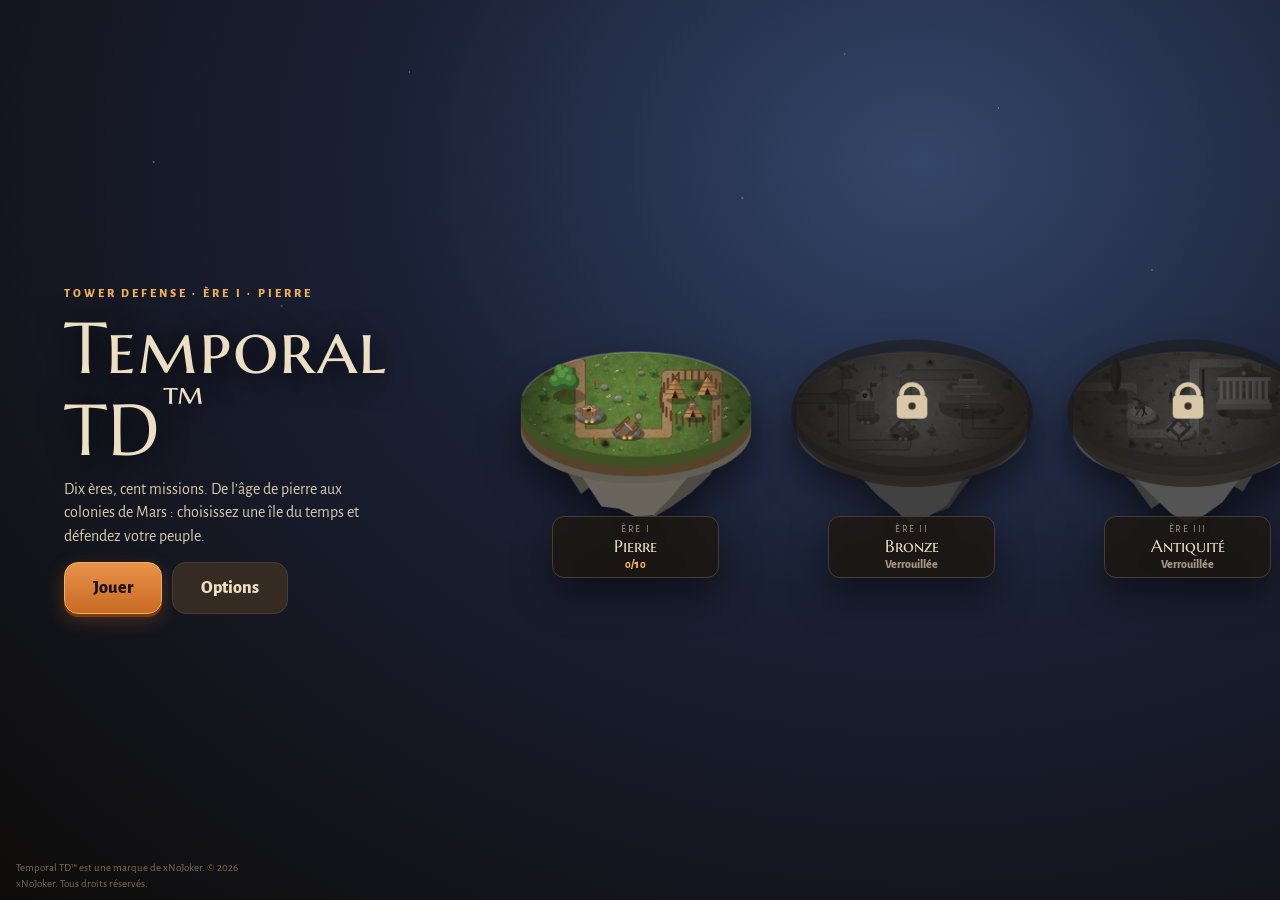
<file: index.html>
<!doctype html>
<html lang="fr">
<head>
<meta charset="utf-8">
<meta name="viewport" content="width=device-width, initial-scale=1, maximum-scale=1, user-scalable=no, viewport-fit=cover">
<meta name="theme-color" content="#15120f">
<meta name="mobile-web-app-capable" content="yes">
<meta name="apple-mobile-web-app-capable" content="yes">
<meta name="apple-mobile-web-app-status-bar-style" content="black-translucent">
<meta name="apple-mobile-web-app-title" content="Temporal TD">
<meta name="description" content="Tower defense : guidez votre peuple de l'âge de pierre à la Renaissance.">
<link rel="manifest" href="manifest.webmanifest">
<link rel="icon" type="image/png" href="icons/icon-192.png">
<link rel="apple-touch-icon" href="icons/apple-touch-icon.png">
<title>Temporal TD</title>
<link rel="stylesheet" href="fonts/fonts.css">
<link rel="preconnect" href="https://fonts.googleapis.com">
<link rel="preconnect" href="https://fonts.gstatic.com" crossorigin>
<link rel="stylesheet" href="https://fonts.googleapis.com/css2?family=Marcellus+SC&family=Alegreya+Sans:wght@400;500;700;800&display=swap">
<style>:root{--night:#15120f;--hide:#241e18;--hide-2:#352b22;--line:#4a3d30;--bone:#ecdfc4;--ash:#a39684;--ochre:#d8803a;--ochre-2:#f2b25c;--blood:#c4492f;--moss:#8fb253;--frost:#8fd3ff;--glass:rgba(24,19,15,.82);--f-display:"Marcellus SC","Trajan Pro",Georgia,serif;--f-body:"Alegreya Sans","Segoe UI",system-ui,sans-serif;--sl:env(safe-area-inset-left,0px);--sr:env(safe-area-inset-right,0px);--st:env(safe-area-inset-top,0px);--sb:env(safe-area-inset-bottom,0px);--side:96px;color-scheme:dark;}[hidden]{display:none!important}*{-webkit-tap-highlight-color:transparent;box-sizing:border-box}html,body{height:100%;margin:0;overflow:hidden;overscroll-behavior:none}body{background:var(--night);color:var(--bone);font-family:var(--f-body);font-size:15px;user-select:none;-webkit-user-select:none;-webkit-touch-callout:none;touch-action:none}button{font:inherit;color:inherit;cursor:pointer;border:0;background:none;padding:0}button:focus-visible{outline:2px solid var(--ochre-2);outline-offset:2px}svg.i{width:22px;height:22px;fill:none;stroke:currentColor;stroke-width:2.2;stroke-linecap:round;stroke-linejoin:round}#probe{position:fixed;visibility:hidden;pointer-events:none;padding:var(--st) var(--sr) var(--sb) var(--sl)}#app{position:fixed;inset:0;overflow:hidden;background:radial-gradient(ellipse at center,#241c14,var(--night) 75%)}#stage{position:absolute;inset:0}#cv{position:absolute;display:block;touch-action:none;filter:saturate(1.18) contrast(1.04);border-radius:6px;box-shadow:0 0 60px #000c}.hbtn{display:inline-flex;align-items:center;justify-content:center;gap:6px;min-height:40px;padding:8px 14px;border-radius:10px;background:var(--hide-2);border:1px solid var(--line);font-weight:800;font-size:15px;white-space:nowrap}.hbtn:hover{border-color:var(--ochre)}.hbtn.primary{background:linear-gradient(#e9934a,#c86a24);color:#1b120a;border-color:var(--ochre-2);box-shadow:0 3px 0 #7a3a10,0 6px 18px #d8803a44}.hbtn.primary:active{transform:translateY(2px);box-shadow:0 1px 0 #7a3a10}.hbtn[disabled]{opacity:.45;cursor:default}.big{min-height:52px;padding:12px 28px;font-size:18px;border-radius:14px}.ibtn{width:44px;height:44px;border-radius:12px;display:grid;place-items:center;background:var(--glass);border:1px solid var(--line);color:var(--bone)}.ibtn:active{transform:scale(.94)}.ibtn.on{border-color:var(--ochre-2);color:var(--ochre-2)}#hud{position:absolute;z-index:3;display:flex;gap:8px;font-variant-numeric:tabular-nums;pointer-events:none}#hud>*{pointer-events:auto}.chip{display:flex;align-items:center;gap:6px;padding:5px 10px;border-radius:999px;background:var(--glass);border:1px solid var(--line);font-weight:800;font-size:16px;line-height:1}.chip svg{width:18px;height:18px;flex:0 0 auto}.chip small{font-size:10px;font-weight:700;letter-spacing:.08em;text-transform:uppercase;color:var(--ash)}.mname{padding:6px 12px;border-radius:12px;background:var(--glass);border:1px solid var(--line);min-width:0}.mname small{display:block;font-size:10px;letter-spacing:.14em;text-transform:uppercase;color:var(--ash);white-space:nowrap;overflow:hidden;text-overflow:ellipsis}.mname span{display:block;font-family:var(--f-display);font-size:15px;white-space:nowrap;overflow:hidden;text-overflow:ellipsis}#bWave{position:relative;width:64px;height:64px;border-radius:50%;display:grid;place-items:center;background:radial-gradient(circle at 35% 30%,#f7b066,#c8601c);color:#1b120a;border:2px solid #ffd28a;box-shadow:0 4px 0 #7a3a10,0 0 24px #d8803a66}#bWave svg{width:26px;height:26px;fill:#1b120a;stroke:none}#bWave:active{transform:translateY(2px)}#bWave[disabled]{filter:grayscale(.8);opacity:.6;box-shadow:none}#bWave .cd{position:absolute;bottom:-6px;left:50%;transform:translateX(-50%);padding:1px 7px;border-radius:999px;background:#1b120a;color:var(--ochre-2);font-size:12px;font-weight:800;white-space:nowrap;border:1px solid var(--ochre)}#bWave .cd:empty{display:none}.hbtns{display:flex;gap:6px}.coin{position:fixed;z-index:30;width:16px;height:16px;border-radius:50%;pointer-events:none;background:radial-gradient(circle at 35% 30%,#fff6c0,#f2b23a 45%,#a8661a);box-shadow:0 0 10px #ffc24a99;border:1px solid #7a4a10}.chip.bump{animation:bump .25s ease-out}@keyframes bump{0%{transform:scale(1)}40%{transform:scale(1.18);border-color:#ffd27a;box-shadow:0 0 14px #ffc24a88}100%{transform:scale(1)}}#bar{position:absolute;z-index:3;display:flex;gap:6px}.tcard{position:relative;display:flex;flex-direction:column;align-items:center;gap:1px;padding:4px;border-radius:12px;background:var(--glass);border:1px solid var(--line);min-width:0}.tcard canvas{width:46px;height:46px;border-radius:9px;background:#2b241c}.tcard span{font-size:12px;font-weight:800;color:var(--ochre-2);font-variant-numeric:tabular-nums;line-height:1.1;white-space:nowrap}.tcard b{display:none}.tcard kbd{position:absolute;top:2px;right:5px;font:700 9px var(--f-body);color:var(--ash)}.tcard.on{border-color:var(--ochre-2);box-shadow:0 0 0 2px var(--ochre-2),0 0 18px #d8803a77;background:#3a2a1a}.tcard.poor span{color:var(--blood)}.tcard.locked{opacity:.38}.tcard.locked span{color:var(--ash);font-size:10px}#app.side #hud{left:var(--sl);top:0;bottom:0;width:var(--side);flex-direction:column;align-items:center;padding:calc(var(--st) + 8px) 6px calc(var(--sb) + 8px)}#app.side .mname{width:100%;text-align:center;padding:5px 6px}#app.side .mname span{font-size:12px}#app.side .chip{width:100%;justify-content:center;padding:5px 6px;font-size:15px}#app.side .chip small{display:none}#app.side #bWave{order:5;margin-top:4px;flex:0 0 auto}#app.side .hbtns{order:6;margin-top:auto!important}#app.side #hud>*{flex-shrink:0}#app.side .hbtns{flex-wrap:wrap;justify-content:center;margin-top:8px}#app.side .hbtns .ibtn{width:40px;height:40px}#app.side #bar{right:var(--sr);top:0;bottom:0;width:var(--side);flex-direction:column;justify-content:center;padding:calc(var(--st) + 6px) 8px calc(var(--sb) + 6px);overflow-y:auto}#app.side .tcard{width:100%;flex:0 1 auto}#app.side #bar{gap:4px;scrollbar-width:none}#app.side #bar::-webkit-scrollbar{display:none}@media (max-height:520px){#app.side .tcard canvas{width:36px;height:36px}#app.side .tcard{padding:3px}#app.side .tcard span{font-size:11px}#app.side .tcard kbd{display:none}#app.side #bar{padding-top:2px;padding-bottom:2px}#app.side .chip{font-size:14px;padding:4px 6px}#app.side .mname{display:none}#app.side #bWave{width:56px;height:56px}}#app.side[data-h=s] #bar,#app.side[data-h=xs] #bar{display:grid;grid-template-columns:1fr 1fr;align-content:center;gap:4px;padding:4px 4px}#app.side[data-h=s] .tcard,#app.side[data-h=xs] .tcard{padding:2px;border-radius:9px}#app.side[data-h=s] .tcard canvas{width:32px;height:32px}#app.side[data-h=xs] .tcard canvas{width:28px;height:28px}#app.side[data-h=s] .tcard span,#app.side[data-h=xs] .tcard span{font-size:12px}#app.side[data-h=s] .tcard span small,#app.side[data-h=xs] .tcard span small{display:none}#app.side[data-h=xs] #hud{gap:4px;padding-top:calc(var(--st) + 4px);padding-bottom:calc(var(--sb) + 4px)}#app.side[data-h=xs] .chip{padding:3px 6px;font-size:13px}#app.side[data-h=xs] .chip svg{width:14px;height:14px}#app.side[data-h=xs] #bWave{width:46px;height:46px}#app.side[data-h=xs] #bWave svg{width:20px;height:20px}#app.side[data-h=xs] #bWave .cd{font-size:10px;bottom:-5px}#app.side[data-h=xs] .hbtns{display:grid;grid-template-columns:repeat(2,34px);gap:4px}#app.side[data-h=xs] .hbtns .ibtn{width:34px;height:34px;border-radius:9px}#app.side[data-h=xs] .hbtns svg.i{width:18px;height:18px}#app.side[data-h=s] .hbtns .ibtn{width:36px;height:36px}#app.stack #hud{left:calc(var(--sl) + 10px);right:calc(var(--sr) + 10px);top:calc(var(--st) + 8px);align-items:center;flex-wrap:nowrap}#app.stack .mname{margin-right:auto;max-width:34vw}#app.stack #bWave{width:52px;height:52px}#app.stack #bar{left:50%;transform:translateX(-50%);bottom:calc(var(--sb) + 8px);max-width:calc(100% - 20px);overflow-x:auto}#app.stack .tcard{flex-direction:row;padding:4px 12px 4px 4px;gap:8px}#app.stack .tcard b{display:block;font-size:13px;color:var(--bone);font-weight:700}#app.stack .tcard div{display:flex;flex-direction:column;align-items:flex-start}#tip{position:absolute;z-index:4;left:50%;transform:translateX(-50%);bottom:calc(var(--sb) + 10px);max-width:min(520px,70vw);padding:8px 14px;border-radius:12px;background:var(--glass);border:1px solid var(--ochre);font-size:13px;line-height:1.3;text-align:center;pointer-events:none}#tip b{color:var(--ochre-2)}#app.stack #tip{bottom:calc(var(--sb) + 84px)}#toast{position:absolute;z-index:4;left:50%;top:calc(var(--st) + 14px);transform:translateX(-50%);pointer-events:none;font-family:var(--f-display);font-size:clamp(20px,4vw,28px);letter-spacing:.06em;text-shadow:0 2px 12px #000,0 0 30px #d8803a88;opacity:0;transition:opacity .4s;text-align:center;white-space:nowrap}#toast.on{opacity:1}#toast small{display:block;font-family:var(--f-body);font-size:13px;letter-spacing:.12em;text-transform:uppercase;color:var(--ochre-2)}#app.stack #toast{top:calc(var(--st) + 70px)}#sel{position:absolute;z-index:5;width:250px;max-width:calc(100% - 24px);max-height:calc(100% - 20px - var(--st) - var(--sb));overflow-y:auto;background:#1d1813f2;border:1px solid var(--line);border-radius:14px;padding:12px;display:flex;flex-direction:column;gap:8px;box-shadow:0 8px 30px #000a;touch-action:pan-y}#app.side #sel{right:calc(var(--side) + var(--sr) + 8px);top:calc(var(--st) + 10px)}#app.stack #sel{right:calc(var(--sr) + 12px);top:calc(var(--st) + 76px)}#sel .shead{display:flex;align-items:flex-start;gap:8px}#sel .shead div{flex:1;min-width:0}#sel h3{margin:0;font-family:var(--f-display);font-weight:400;font-size:18px;line-height:1.1}#sel .lv{font-size:11px;letter-spacing:.12em;text-transform:uppercase;color:var(--ochre-2)}#sel .ibtn{width:32px;height:32px;border-radius:9px;flex:0 0 auto}#sel dl{margin:0;display:grid;grid-template-columns:auto 1fr;gap:2px 10px;font-size:13px;font-variant-numeric:tabular-nums}#sel dt{color:var(--ash)}#sel dd{margin:0;text-align:right;font-weight:700}#sel dd em{font-style:normal;color:var(--moss)}#sel .row{display:flex;gap:6px}#sel .row .hbtn{flex:1;font-size:13px;padding:6px 8px;min-height:38px}#sel .desc{font-size:12px;color:var(--ash);margin:0;line-height:1.3}.abil{display:flex;flex-direction:column;gap:4px;padding:8px;border-radius:10px;background:#2a2119;border:1px solid #5a4630}.abh{display:flex;justify-content:space-between;align-items:baseline;gap:8px}.abh b{font-family:var(--f-display);font-weight:400;font-size:14px;color:var(--ochre-2)}.abh span{font-size:11px;letter-spacing:.1em;color:var(--ochre-2);font-weight:800}.abil p{margin:0;font-size:12px;line-height:1.3}.abil .anext{color:var(--moss)}.abil .anext:empty{display:none}.hbtn.ab{background:#4a3520;border-color:var(--ochre);font-size:13px;min-height:36px}#sTarget{font-size:13px;min-height:36px}.screen{position:absolute;inset:0;z-index:10;overflow:auto;touch-action:pan-x pan-y;-webkit-overflow-scrolling:touch}#title{display:grid;grid-template-columns:minmax(260px,36%) 1fr;align-items:center;background:radial-gradient(ellipse at 72% 18%,#34466a 0%,#1a2034 42%,#0e0c0a 100%);overflow:hidden}#title .sky{position:absolute;inset:0;pointer-events:none;opacity:.8;background-image:radial-gradient(1.5px 1.5px at 12% 18%,#fff8,transparent),radial-gradient(1px 1px at 32% 8%,#fff9,transparent),radial-gradient(1.5px 1.5px at 58% 22%,#fff7,transparent),radial-gradient(1px 1px at 78% 12%,#fffa,transparent),radial-gradient(1.5px 1.5px at 90% 30%,#fff6,transparent),radial-gradient(1px 1px at 45% 40%,#fff5,transparent),radial-gradient(1px 1px at 66% 6%,#fff9,transparent),radial-gradient(1.5px 1.5px at 22% 34%,#fff6,transparent)}.tinner{position:relative;padding:calc(var(--st) + 24px) 12px calc(var(--sb) + 24px) calc(var(--sl) + clamp(20px,5vw,64px));display:flex;flex-direction:column;gap:14px;z-index:1}.eyebrow{font-size:12px;letter-spacing:.24em;text-transform:uppercase;color:var(--ochre-2);font-weight:800}#title h1{margin:0;font-family:var(--f-display);font-weight:400;font-size:clamp(36px,5.6vw,72px);line-height:.95;letter-spacing:.02em;text-shadow:0 4px 30px #000}#title p{margin:0;font-size:16px;line-height:1.45;color:#d9cbb0;max-width:40ch}.cta{display:flex;gap:10px;flex-wrap:wrap}.dioramas{position:relative;z-index:1;display:flex;align-items:center;gap:6px;overflow-x:auto;scroll-snap-type:x mandatory;padding:20px 40px calc(var(--sb) + 36px);scrollbar-width:none;height:100%}.dioramas::-webkit-scrollbar{display:none}.dio{flex:0 0 auto;width:clamp(170px,23vw,270px);scroll-snap-align:center;display:flex;flex-direction:column;align-items:center;gap:2px;animation:float 6s ease-in-out infinite;filter:drop-shadow(0 18px 18px #0008);transition:transform .2s}.dio canvas{width:100%;height:auto;display:block}.dio:hover:not(.locked),.dio:focus-visible{transform:scale(1.05);filter:drop-shadow(0 0 22px #f2b25c66) drop-shadow(0 18px 18px #0008)}.dio .dlabel{display:flex;flex-direction:column;align-items:center;margin-top:-18px;padding:6px 14px;border-radius:12px;background:#1d1813d9;border:1px solid var(--line);min-width:62%}.dio .dlabel small{font-size:10px;letter-spacing:.16em;text-transform:uppercase;color:var(--ash)}.dio .dlabel b{font-family:var(--f-display);font-weight:400;font-size:17px;white-space:nowrap}.dio .dlabel em{font-style:normal;font-size:12px;font-weight:800;color:var(--ochre-2);font-variant-numeric:tabular-nums}.dio.locked{cursor:default}.dio.locked .dlabel em{color:var(--ash)}@keyframes float{0%,100%{translate:0 -6px}50%{translate:0 6px}}#title .legal{position:absolute;left:calc(var(--sl) + 16px);bottom:calc(var(--sb) + 8px);margin:0;font-size:11px;color:#a39684b0;z-index:2}.era.now{border-top-color:var(--ochre)}.era.now small{color:var(--ochre-2)}.era.off{opacity:.45}#eras{background:radial-gradient(ellipse at 30% 0%,#3a2a1a 0%,#15120f 65%);padding:calc(var(--st) + 16px) calc(var(--sr) + 16px) calc(var(--sb) + 16px) calc(var(--sl) + 16px)}.ewrap{max-width:1100px;margin:0 auto;display:flex;flex-direction:column;gap:14px}.ehead{display:flex;align-items:center;gap:14px}.ehead>div{flex:1;min-width:0}.ehead h2{margin:0;font-family:var(--f-display);font-weight:400;font-size:clamp(26px,4.5vw,42px);line-height:1}.ehead p{margin:4px 0 0;color:var(--ash);max-width:70ch;font-size:14px}.etabs{display:flex;gap:8px;overflow-x:auto;padding-bottom:2px;scrollbar-width:none}.etab{flex:1 0 120px;display:flex;flex-direction:column;gap:1px;padding:8px 12px;border-radius:12px;background:var(--hide);border:1px solid var(--line);text-align:left}.etab span{font-size:10px;letter-spacing:.14em;text-transform:uppercase;color:var(--ash)}.etab b{font-family:var(--f-display);font-weight:400;font-size:17px;white-space:nowrap}.etab small{font-size:12px;color:var(--ochre-2);font-variant-numeric:tabular-nums}.etab.on{border-color:var(--ochre-2);background:var(--hide-2);box-shadow:0 0 0 1px var(--ochre-2)}.etab.locked{opacity:.4}.etab.locked small{color:var(--ash)}.mgrid{display:grid;grid-template-columns:repeat(5,minmax(0,1fr));gap:10px}.mcard{display:flex;flex-direction:column;border-radius:12px;overflow:hidden;background:var(--hide);border:1px solid var(--line);text-align:left;transition:transform .15s,border-color .15s;min-width:0}.mcard canvas{width:100%;aspect-ratio:20/12;display:block;background:#222}.mcard .mb{padding:6px 10px 10px;display:flex;flex-direction:column;gap:2px}.mcard .num{font-size:10px;letter-spacing:.14em;text-transform:uppercase;color:var(--ash)}.mcard b{font-family:var(--f-display);font-weight:400;font-size:15px;line-height:1.15}.stars{color:var(--ochre-2);letter-spacing:2px;font-size:14px}.stars i{font-style:normal;color:#5a4c3d}.mcard:active:not(.locked){transform:scale(.97)}.mcard.locked{opacity:.4}.mcard.next{border-color:var(--ochre);box-shadow:0 0 22px #d8803a44}.nextera{display:flex;gap:14px;align-items:center;padding:14px;border-radius:12px;border:1px dashed var(--line);background:#1b1612;text-align:left;width:100%}.nextera .ico{width:52px;height:52px;flex:0 0 auto;border-radius:50%;display:grid;place-items:center;background:radial-gradient(circle,#b9874a,#5a3a1c);color:#1b120a;font-family:var(--f-display);font-size:22px}.nextera.open{border-style:solid;border-color:var(--ochre)}.nextera div{min-width:0;flex:1}.nextera b{font-family:var(--f-display);font-weight:400;font-size:19px}.nextera p{margin:2px 0 0;color:var(--ash);font-size:14px}#modal{z-index:20;display:grid;place-items:center;background:#0b0907d0;padding:calc(var(--st) + 12px) 12px calc(var(--sb) + 12px)}.mbox{background:var(--hide);border:1px solid var(--line);border-radius:18px;padding:22px;max-width:460px;width:100%;max-height:100%;overflow:auto;text-align:center;display:flex;flex-direction:column;gap:12px;box-shadow:0 20px 80px #000}.mbox h2{margin:0;font-family:var(--f-display);font-weight:400;font-size:30px;line-height:1.05}.mbox p{margin:0;color:#d9cbb0;line-height:1.4}.mbox .stars{font-size:32px}.mbox .cta{justify-content:center}.menu{display:flex;flex-direction:column;gap:8px}.menu .hbtn{width:100%}.toggles{display:grid;grid-template-columns:1fr 1fr;gap:8px}#rotate{position:fixed;inset:0;z-index:50;display:none;flex-direction:column;align-items:center;justify-content:center;gap:16px;background:var(--night);text-align:center;padding:24px}#rotate svg{width:72px;height:72px;stroke:var(--ochre-2);animation:rot 2.4s ease-in-out infinite}#rotate b{font-family:var(--f-display);font-weight:400;font-size:26px}#rotate p{margin:0;color:var(--ash)}@keyframes rot{0%,30%{transform:rotate(0)}60%,100%{transform:rotate(-90deg)}}@media (orientation:portrait) and (max-width:820px){#rotate{display:flex}}@media (max-height:520px){#title{grid-template-columns:minmax(220px,34%) 1fr}#title h1{font-size:clamp(28px,5vw,46px)}#title p{font-size:13px}.dio{width:clamp(140px,21vw,200px)}.dio .dlabel b{font-size:14px}.dioramas{padding:10px 20px calc(var(--sb) + 26px)}.tinner{gap:10px}.timeline{display:none}.big{min-height:46px;padding:10px 22px;font-size:16px}.ehead p{display:none}.ehead h2{font-size:24px}.ewrap{gap:8px}#eras{padding-top:calc(var(--st) + 8px)}.eyebrow{font-size:10px}.etab span{display:none}.etab small{font-size:11px}.mcard .mb{padding:4px 8px 6px}.mcard b{font-size:13px}.mcard .num{font-size:9px}.stars{font-size:12px}.nextera{padding:8px}.nextera .ico{width:40px;height:40px;font-size:18px}.nextera b{font-size:16px}.nextera p{font-size:12px}.mgrid{grid-auto-flow:column;grid-template-columns:none;grid-auto-columns:minmax(150px,19%);overflow-x:auto;scroll-snap-type:x mandatory;padding-bottom:4px}.mcard{scroll-snap-align:start}.etab{padding:5px 10px;flex-basis:96px}.etab b{font-size:14px}.mbox{padding:16px;gap:8px}.mbox h2{font-size:24px}.mbox p{font-size:14px}#sel{width:230px;padding:10px;gap:6px}}@media (max-width:700px) and (min-height:521px){.mgrid{grid-template-columns:repeat(2,minmax(0,1fr))}}@media (prefers-reduced-motion:reduce){.dio{animation:none}.mcard{transition:none}#rotate svg{animation:none}}</style>
</head>
<body>
<svg width="0" height="0" style="position:absolute">
  <symbol id="i-play" viewBox="0 0 24 24"><path d="M7 4.5v15l13-7.5z"/></symbol>
  <symbol id="i-pause" viewBox="0 0 24 24"><path d="M8 5v14M16 5v14"/></symbol>
  <symbol id="i-fast" viewBox="0 0 24 24"><path d="M4 6l7 6-7 6zM13 6l7 6-7 6z"/></symbol>
  <symbol id="i-menu" viewBox="0 0 24 24"><path d="M4 7h16M4 12h16M4 17h16"/></symbol>
  <symbol id="i-close" viewBox="0 0 24 24"><path d="M6 6l12 12M18 6L6 18"/></symbol>
  <symbol id="i-back" viewBox="0 0 24 24"><path d="M15 5l-7 7 7 7"/></symbol>
  <symbol id="i-phone" viewBox="0 0 24 24"><rect x="7" y="2" width="10" height="20" rx="2"/><path d="M11 18h2"/></symbol>
</svg>
<div id="probe"></div>
<div id="app" class="side">
  <main id="stage">
    <canvas id="cv" width="1280" height="768"></canvas>
    <div id="toast"></div>
    <div id="tip" hidden></div>
    <aside id="sel" hidden>
      <div class="shead"><div><div class="lv" id="sLv">Niveau 1</div><h3 id="sName">Frondeur</h3></div><button class="ibtn" id="sClose" aria-label="Fermer"><svg class="i"><use href="#i-close"/></svg></button></div>
      <p class="desc" id="sDesc"></p>
      <dl id="sStats"></dl>
      <div class="abil" id="sAbil">
        <div class="abh"><b id="aName">Capacité</b><span id="aRank"></span></div>
        <p id="aDesc"></p>
        <p class="anext" id="aNext"></p>
        <button class="hbtn ab" id="sAb">Apprendre</button>
      </div>
      <button class="hbtn" id="sTarget">Cible : premier</button>
      <div class="row"><button class="hbtn primary" id="sUp">Améliorer</button><button class="hbtn" id="sSell">Vendre</button></div>
    </aside>
  </main>
  <header id="hud" hidden>
    <div class="mname"><small id="hEra">Pierre · Mission 1</small><span id="hName">—</span></div>
    <div class="chip" title="Monnaie"><svg viewBox="0 0 20 20"><path d="M10 1 17 8 13 19 5 17 3 7Z" fill="#e8c86a" stroke="#8a6a24"/><path d="M10 1 9 9 13 19M9 9 3 7" stroke="#a8862e" fill="none"/></svg><span id="hGold">0</span><small id="hMoney">silex</small></div>
    <div class="chip" title="Population"><svg viewBox="0 0 20 20"><path d="M10 18s-7-4.5-7-9.5A4 4 0 0 1 10 6a4 4 0 0 1 7 2.5C17 13.5 10 18 10 18z" fill="#e0533a"/></svg><span id="hLives">20</span><small id="hPeople">tribu</small></div>
    <div class="chip" title="Vague"><svg viewBox="0 0 20 20"><path d="M4 18V3l11 4-11 4" fill="#8fd3ff" stroke="#3a6a8a"/></svg><span id="hWave">0/0</span></div>
    <div class="hbtns">
      <button class="ibtn" id="bSpeed" aria-label="Vitesse"><svg class="i"><use href="#i-fast"/></svg></button>
      <button class="ibtn" id="bPause" aria-label="Pause"><svg class="i"><use href="#i-pause"/></svg></button>
      <button class="ibtn" id="bMenu" aria-label="Menu"><svg class="i"><use href="#i-menu"/></svg></button>
    </div>
    <button id="bWave" aria-label="Lancer la vague"><svg><use href="#i-play"/></svg><span class="cd" id="bWaveCd"></span></button>
  </header>
  <nav id="bar" hidden></nav>
  <section id="title" class="screen">
    <div class="sky" aria-hidden="true"></div>
    <div class="tinner">
      <div class="eyebrow" id="tEyebrow">Tower defense · Ère I</div>
      <h1>Temporal TD<sup class="tm">™</sup></h1>
      <p>Dix ères, cent missions. De l’âge de pierre aux colonies de Mars : choisissez une île du temps et défendez votre peuple.</p>
      <div class="cta"><button class="hbtn primary big" id="bPlay">Jouer</button><button class="hbtn big" id="bOptions">Options</button><button class="hbtn big" id="bInstall" hidden>Installer l’appli</button></div>
    </div>
    <div class="dioramas" id="dioramas"></div>
    <p class="legal">Temporal TD™ est une marque de xNoJoker. © 2026 xNoJoker. Tous droits réservés.</p>
  </section>
  <section id="eras" class="screen" hidden>
    <div class="ewrap">
      <div class="ehead">
        <button class="ibtn" id="bBack" aria-label="Accueil"><svg class="i"><use href="#i-back"/></svg></button>
        <div><div class="eyebrow" id="eEyebrow">Chapitre I</div><h2 id="eTitle">L'Âge de Pierre</h2><p id="eDesc"></p></div>
      </div>
      <div class="etabs" id="etabs"></div>
      <div class="mgrid" id="mgrid"></div>
      <button class="nextera" id="nextEra">
        <span class="ico" id="nextIco">II</span>
        <div><b id="nextName">L'Âge du Bronze</b><p id="nextTxt">Terminez la mission 10 pour faire entrer votre peuple dans l'ère suivante.</p></div>
      </button>
    </div>
  </section>
  <div id="modal" class="screen" hidden><div class="mbox" id="mbox"></div></div>
</div>
<div id="rotate"><svg class="i"><use href="#i-phone"/></svg><b>Tournez votre appareil</b><p>Temporal TD se joue en mode paysage.</p></div>
<script src="game.min.js"></script>
<script>if('serviceWorker'in navigator&&location.protocol==='https:'&&window.self===window.top&&!window.Capacitor){addEventListener('load',()=>navigator.serviceWorker.register('sw.js').catch(()=>{}));}</script>
</body>
</html>
</file>
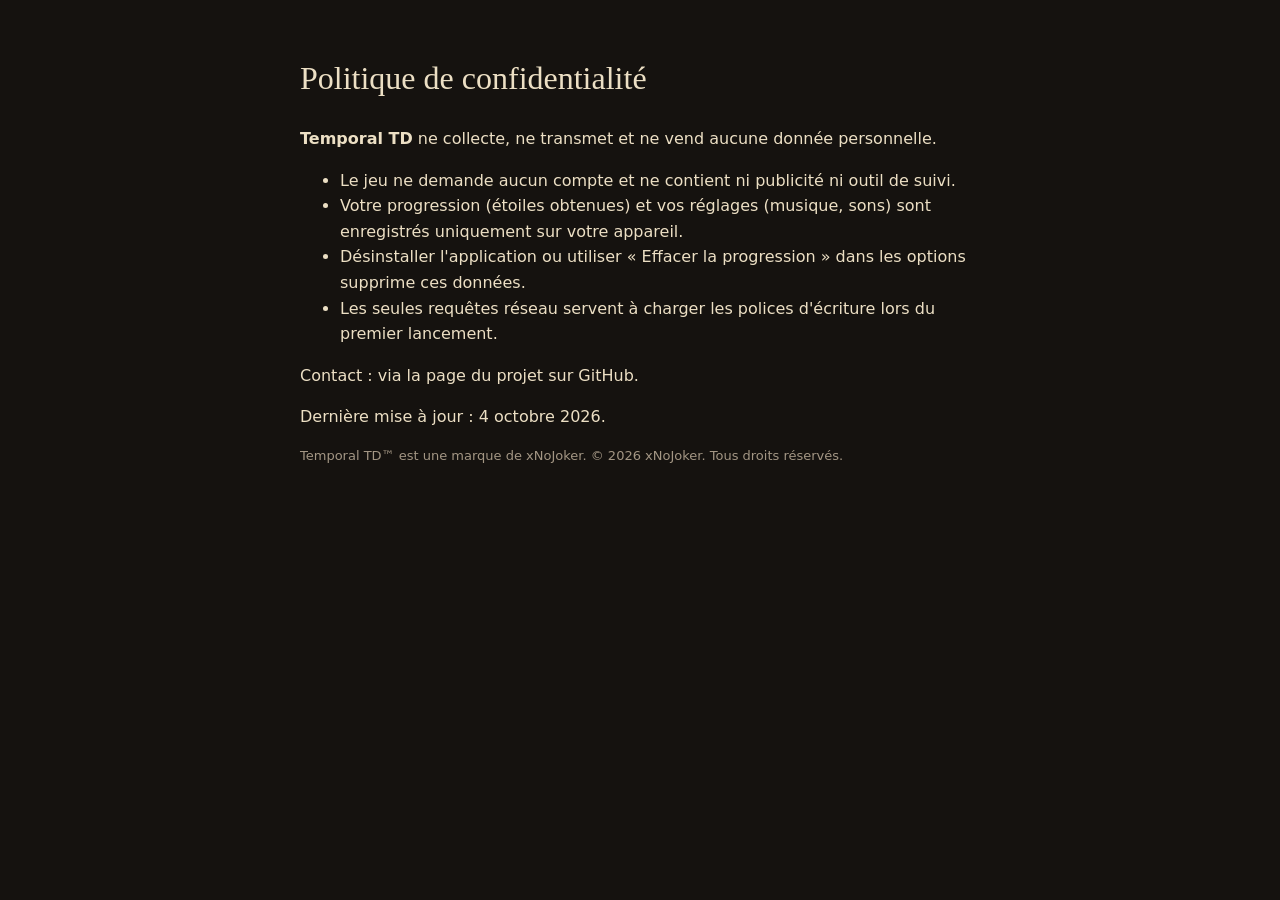
<file: confidentialite.html>
<!doctype html>
<html lang="fr"><head><meta charset="utf-8"><meta name="viewport" content="width=device-width, initial-scale=1">
<title>Confidentialité · Temporal TD</title>
<style>body{margin:0;background:#15120f;color:#ecdfc4;font:16px/1.6 "Segoe UI",system-ui,sans-serif}main{max-width:680px;margin:0 auto;padding:32px 20px}h1{font-family:Georgia,serif;font-weight:400}a{color:#f2b25c}</style></head>
<body><main>
<h1>Politique de confidentialité</h1>
<p><strong>Temporal TD</strong> ne collecte, ne transmet et ne vend aucune donnée personnelle.</p>
<ul>
<li>Le jeu ne demande aucun compte et ne contient ni publicité ni outil de suivi.</li>
<li>Votre progression (étoiles obtenues) et vos réglages (musique, sons) sont enregistrés uniquement sur votre appareil.</li>
<li>Désinstaller l'application ou utiliser « Effacer la progression » dans les options supprime ces données.</li>
<li>Les seules requêtes réseau servent à charger les polices d'écriture lors du premier lancement.</li>
</ul>
<p>Contact : via la page du projet sur GitHub.</p>
<p>Dernière mise à jour : 4 octobre 2026.</p>
<p style="font-size:13px;color:#a39684">Temporal TD™ est une marque de xNoJoker. © 2026 xNoJoker. Tous droits réservés.</p>
</main></body></html>
</file>
<file: fonts/fonts.css>
/* Polices sous licence SIL Open Font License (Marcellus SC, Alegreya Sans) */
@font-face {
  font-family: 'Alegreya Sans';
  font-style: normal;
  font-weight: 400;
  font-display: swap;
  src: url(AlegreyaSans-400-latin-ext.woff2) format('woff2');
  unicode-range: U+0100-02BA, U+02BD-02C5, U+02C7-02CC, U+02CE-02D7, U+02DD-02FF, U+0304, U+0308, U+0329, U+1D00-1DBF, U+1E00-1E9F, U+1EF2-1EFF, U+2020, U+20A0-20AB, U+20AD-20C0, U+2113, U+2C60-2C7F, U+A720-A7FF;
}
@font-face {
  font-family: 'Alegreya Sans';
  font-style: normal;
  font-weight: 400;
  font-display: swap;
  src: url(AlegreyaSans-400-latin.woff2) format('woff2');
  unicode-range: U+0000-00FF, U+0131, U+0152-0153, U+02BB-02BC, U+02C6, U+02DA, U+02DC, U+0304, U+0308, U+0329, U+2000-206F, U+20AC, U+2122, U+2191, U+2193, U+2212, U+2215, U+FEFF, U+FFFD;
}
@font-face {
  font-family: 'Alegreya Sans';
  font-style: normal;
  font-weight: 500;
  font-display: swap;
  src: url(AlegreyaSans-500-latin-ext.woff2) format('woff2');
  unicode-range: U+0100-02BA, U+02BD-02C5, U+02C7-02CC, U+02CE-02D7, U+02DD-02FF, U+0304, U+0308, U+0329, U+1D00-1DBF, U+1E00-1E9F, U+1EF2-1EFF, U+2020, U+20A0-20AB, U+20AD-20C0, U+2113, U+2C60-2C7F, U+A720-A7FF;
}
@font-face {
  font-family: 'Alegreya Sans';
  font-style: normal;
  font-weight: 500;
  font-display: swap;
  src: url(AlegreyaSans-500-latin.woff2) format('woff2');
  unicode-range: U+0000-00FF, U+0131, U+0152-0153, U+02BB-02BC, U+02C6, U+02DA, U+02DC, U+0304, U+0308, U+0329, U+2000-206F, U+20AC, U+2122, U+2191, U+2193, U+2212, U+2215, U+FEFF, U+FFFD;
}
@font-face {
  font-family: 'Alegreya Sans';
  font-style: normal;
  font-weight: 700;
  font-display: swap;
  src: url(AlegreyaSans-700-latin-ext.woff2) format('woff2');
  unicode-range: U+0100-02BA, U+02BD-02C5, U+02C7-02CC, U+02CE-02D7, U+02DD-02FF, U+0304, U+0308, U+0329, U+1D00-1DBF, U+1E00-1E9F, U+1EF2-1EFF, U+2020, U+20A0-20AB, U+20AD-20C0, U+2113, U+2C60-2C7F, U+A720-A7FF;
}
@font-face {
  font-family: 'Alegreya Sans';
  font-style: normal;
  font-weight: 700;
  font-display: swap;
  src: url(AlegreyaSans-700-latin.woff2) format('woff2');
  unicode-range: U+0000-00FF, U+0131, U+0152-0153, U+02BB-02BC, U+02C6, U+02DA, U+02DC, U+0304, U+0308, U+0329, U+2000-206F, U+20AC, U+2122, U+2191, U+2193, U+2212, U+2215, U+FEFF, U+FFFD;
}
@font-face {
  font-family: 'Alegreya Sans';
  font-style: normal;
  font-weight: 800;
  font-display: swap;
  src: url(AlegreyaSans-800-latin-ext.woff2) format('woff2');
  unicode-range: U+0100-02BA, U+02BD-02C5, U+02C7-02CC, U+02CE-02D7, U+02DD-02FF, U+0304, U+0308, U+0329, U+1D00-1DBF, U+1E00-1E9F, U+1EF2-1EFF, U+2020, U+20A0-20AB, U+20AD-20C0, U+2113, U+2C60-2C7F, U+A720-A7FF;
}
@font-face {
  font-family: 'Alegreya Sans';
  font-style: normal;
  font-weight: 800;
  font-display: swap;
  src: url(AlegreyaSans-800-latin.woff2) format('woff2');
  unicode-range: U+0000-00FF, U+0131, U+0152-0153, U+02BB-02BC, U+02C6, U+02DA, U+02DC, U+0304, U+0308, U+0329, U+2000-206F, U+20AC, U+2122, U+2191, U+2193, U+2212, U+2215, U+FEFF, U+FFFD;
}
@font-face {
  font-family: 'Marcellus SC';
  font-style: normal;
  font-weight: 400;
  font-display: swap;
  src: url(MarcellusSC-400-latin-ext.woff2) format('woff2');
  unicode-range: U+0100-02BA, U+02BD-02C5, U+02C7-02CC, U+02CE-02D7, U+02DD-02FF, U+0304, U+0308, U+0329, U+1D00-1DBF, U+1E00-1E9F, U+1EF2-1EFF, U+2020, U+20A0-20AB, U+20AD-20C0, U+2113, U+2C60-2C7F, U+A720-A7FF;
}
@font-face {
  font-family: 'Marcellus SC';
  font-style: normal;
  font-weight: 400;
  font-display: swap;
  src: url(MarcellusSC-400-latin.woff2) format('woff2');
  unicode-range: U+0000-00FF, U+0131, U+0152-0153, U+02BB-02BC, U+02C6, U+02DA, U+02DC, U+0304, U+0308, U+0329, U+2000-206F, U+20AC, U+2122, U+2191, U+2193, U+2212, U+2215, U+FEFF, U+FFFD;
}
</file>
